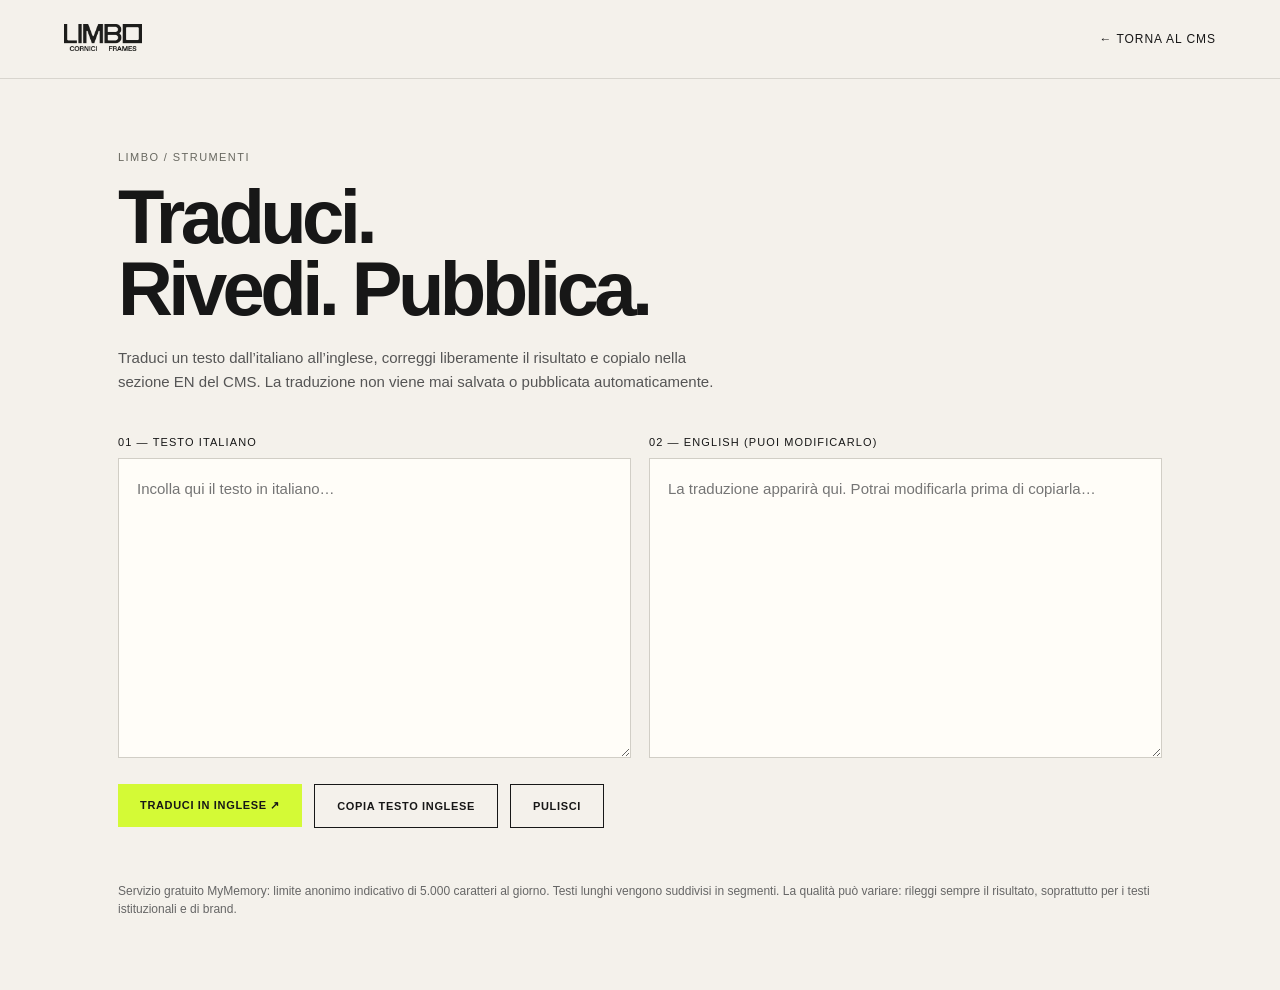
<file: admin/translate.html>
<!doctype html>
<html lang="it">
<head>
<meta charset="utf-8">
<meta name="viewport" content="width=device-width,initial-scale=1">
<meta name="theme-color" content="#f4f1eb">
<title>LIMBO — Traduttore IT / EN</title>
<style>
*{box-sizing:border-box}body{margin:0;background:#f4f1eb;color:#171717;font-family:Arial,sans-serif}
header{padding:24px 5vw;display:flex;justify-content:space-between;align-items:center;border-bottom:1px solid #d8d5ce}
header img{width:78px;height:auto}header a{color:inherit;text-decoration:none;font-size:12px;text-transform:uppercase;letter-spacing:.08em}
main{max-width:1100px;margin:8vh auto;padding:0 28px}.eyebrow{font-size:11px;letter-spacing:.13em;text-transform:uppercase;color:#686860}
h1{font-size:clamp(38px,7vw,76px);line-height:.95;letter-spacing:-.06em;margin:18px 0 20px;max-width:800px}
.intro{font-size:15px;line-height:1.6;max-width:620px;color:#555;margin-bottom:42px}
.grid{display:grid;grid-template-columns:1fr 1fr;gap:18px}
label{display:block;font-size:11px;letter-spacing:.1em;text-transform:uppercase;margin:0 0 10px}
textarea{width:100%;min-height:300px;resize:vertical;border:1px solid #d1cec6;background:#fffdf8;padding:18px;font:15px/1.6 Arial,sans-serif;color:#171717;border-radius:0;outline:none}
textarea:focus{border-color:#171717}
.actions{display:flex;gap:12px;align-items:center;flex-wrap:wrap;margin:22px 0}
button{border:0;background:#d4fa36;color:#171717;padding:15px 22px;font-weight:700;text-transform:uppercase;letter-spacing:.06em;font-size:11px;cursor:pointer}
button.secondary{background:transparent;border:1px solid #171717}
button:disabled{opacity:.45;cursor:wait}
.note{font-size:12px;color:#666;line-height:1.5}.status{font-size:13px;min-height:20px;margin-top:12px}
@media(max-width:700px){.grid{grid-template-columns:1fr}main{margin:45px auto}textarea{min-height:220px}}
</style>
</head>
<body>
<header><a href="/admin/"><img src="/assets/limbo-logo-original.png" alt="LIMBO"></a><a href="/admin/">← Torna al CMS</a></header>
<main>
<div class="eyebrow">LIMBO / STRUMENTI</div>
<h1>Traduci.<br>Rivedi. Pubblica.</h1>
<p class="intro">Traduci un testo dall’italiano all’inglese, correggi liberamente il risultato e copialo nella sezione EN del CMS. La traduzione non viene mai salvata o pubblicata automaticamente.</p>
<div class="grid">
<div><label for="source">01 — Testo italiano</label><textarea id="source" placeholder="Incolla qui il testo in italiano…"></textarea></div>
<div><label for="result">02 — English (puoi modificarlo)</label><textarea id="result" placeholder="La traduzione apparirà qui. Potrai modificarla prima di copiarla…"></textarea></div>
</div>
<div class="actions"><button id="translate">Traduci in inglese ↗</button><button class="secondary" id="copy" type="button">Copia testo inglese</button><button class="secondary" id="clear" type="button">Pulisci</button></div>
<div class="status" id="status" role="status" aria-live="polite"></div>
<p class="note">Servizio gratuito MyMemory: limite anonimo indicativo di 5.000 caratteri al giorno. Testi lunghi vengono suddivisi in segmenti. La qualità può variare: rileggi sempre il risultato, soprattutto per i testi istituzionali e di brand.</p>
</main>
<script>
const source=document.getElementById('source'),result=document.getElementById('result'),status=document.getElementById('status'),translate=document.getElementById('translate');
function splitText(text,max=350){
 const chunks=[];let current='';
 const paragraphs=text.split(/\n+/);
 for(const para of paragraphs){
  if(!para.trim()){chunks.push('');continue;}
  const sentences=para.match(/[^.!?]+[.!?]+|[^.!?]+$/g)||[para];
  for(let sentence of sentences){
   sentence=sentence.trim();if(!sentence)continue;
   if(new TextEncoder().encode(sentence).length>max){
    const words=sentence.split(/\s+/);let part='';
    for(const word of words){const next=part?part+' '+word:word;if(new TextEncoder().encode(next).length>max&&part){if(current){chunks.push(current);current='';}chunks.push(part);part=word;}else part=next;}
    if(part){if(current){chunks.push(current);current='';}chunks.push(part);}continue;
   }
   const next=current?current+' '+sentence:sentence;
   if(new TextEncoder().encode(next).length>max){chunks.push(current);current=sentence;}else current=next;
  }
  if(current){chunks.push(current);current='';}
  chunks.push('');
 }
 while(chunks.length&&chunks[chunks.length-1]==='')chunks.pop();
 return chunks;
}
translate.addEventListener('click',async()=>{
 const text=source.value.trim();if(!text){status.textContent='Inserisci prima un testo in italiano.';return;}
 if(new TextEncoder().encode(text).length>5000){status.textContent='Il testo supera il limite giornaliero anonimo di 5.000 caratteri: prova con un testo più breve.';return;}
 translate.disabled=true;status.textContent='Traduzione in corso…';result.value='';
 try{
  const chunks=splitText(text);const translated=[];
  for(let i=0;i<chunks.length;i++){
   if(!chunks[i]){translated.push('');continue;}
   const params=new URLSearchParams({q:chunks[i],langpair:'it|en',mt:'1'});
   const response=await fetch('https://api.mymemory.translated.net/get?'+params.toString(),{headers:{Accept:'application/json'}});
   if(!response.ok)throw new Error(response.status===429?'Limite di richieste raggiunto. Riprova più tardi.':'Servizio di traduzione non disponibile ('+response.status+').');
   const data=await response.json();
   if(Number(data.responseStatus)!==200||!data.responseData?.translatedText)throw new Error(data.responseDetails||'Non è stato possibile tradurre il testo.');
   translated.push(data.responseData.translatedText.replace(/&amp;/g,'&').replace(/&quot;/g,'"').replace(/&#39;/g,"'").replace(/&lt;/g,'<').replace(/&gt;/g,'>'));
   status.textContent='Traduzione in corso… '+(i+1)+' / '+chunks.filter(Boolean).length;
  }
  result.value=translated.join('\n').trim();status.textContent='Traduzione pronta. Rileggila, correggila e copiala nel CMS.';
 }catch(error){status.textContent=error.message||'Errore durante la traduzione.';}
 finally{translate.disabled=false;}
});
document.getElementById('copy').addEventListener('click',async()=>{if(!result.value.trim()){status.textContent='Non c’è ancora un testo da copiare.';return;}try{await navigator.clipboard.writeText(result.value);status.textContent='Testo inglese copiato.';}catch(e){result.select();status.textContent='Seleziona e copia il testo manualmente.';}});
document.getElementById('clear').addEventListener('click',()=>{source.value='';result.value='';status.textContent='';});
</script>
</body></html>
</file>
